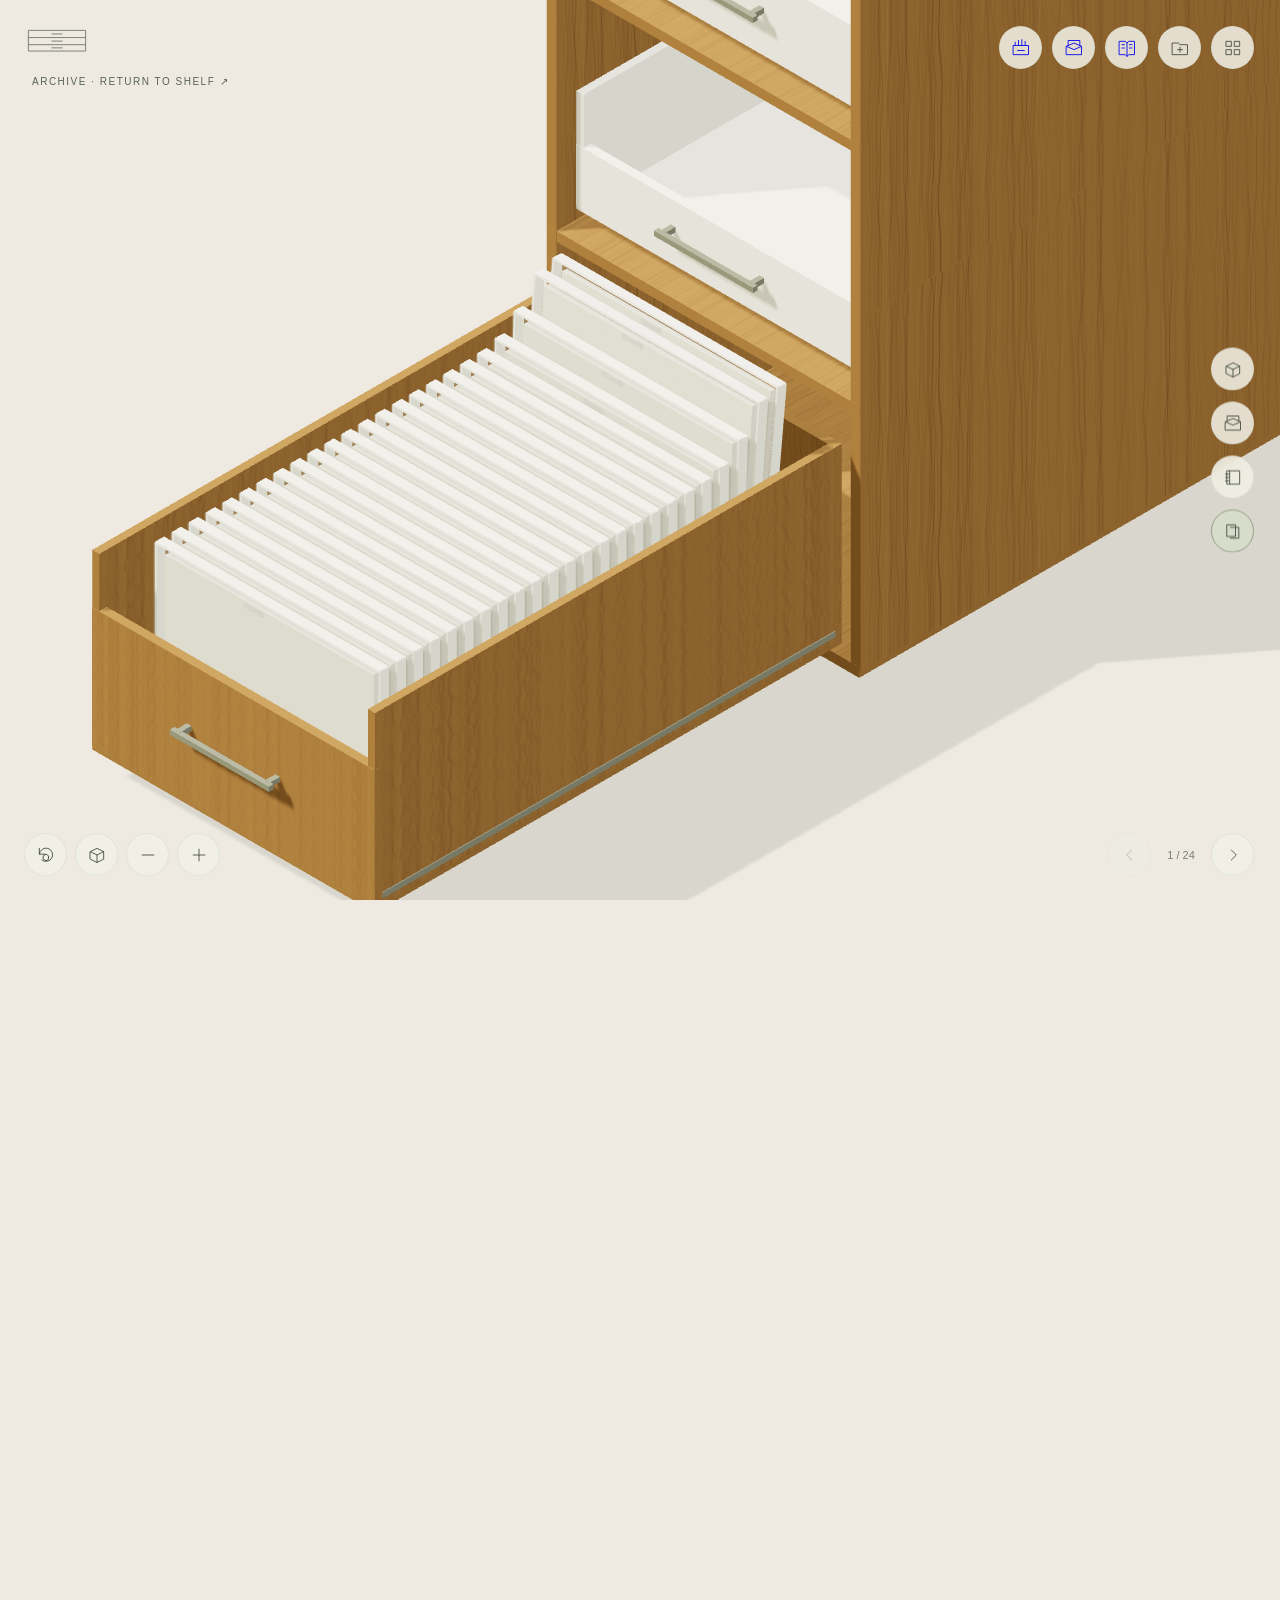
<file: archive.html>
<!doctype html>
<html lang="en">
<head>
<meta charset="utf-8"><meta name="viewport" content="width=device-width,initial-scale=1"><meta name="theme-color" content="#eeeae2"><meta name="description" content="A three-dimensional material library. Browse four drawers or bring your own local materials."><title>UTSW Folio</title>
<link rel="icon" href="icon.svg" type="image/svg+xml"><link rel="stylesheet" href="room-3d.css?v=webgl-2"><style>.archive-label{position:fixed;left:32px;top:76px;z-index:5;font:10px Arial;letter-spacing:.15em;text-transform:uppercase;text-decoration:none;color:#596256}</style>
<script type="module" src="room.js?v=folio-plastic-20261113"></script>
</head>
<body>
<a class="archive-label" href="./" title="Return to the current shelf">Archive · Return to shelf ↗</a>
<main id="scrollTrack"><div id="stage"><canvas id="scene" tabindex="0" aria-label="3D material cabinet. Scroll to browse, drag to rotate, and select a material to inspect it."></canvas></div></main>
<a class="drawer-logo" href="./" aria-label="UTSW Folio"><svg viewBox="0 0 78 32"><path d="M3 3h72v26H3zM3 12h72M3 21h72M32 7.5h14M32 16.5h14M32 25h14"/></svg></a>
<nav class="top-tools" aria-label="Material library">
<a class="round" href="mini.html?view=wave" aria-label="Open small sample wave drawer" title="Small sample studies"><svg viewBox="0 0 24 24"><path d="M3 9h18v11H3zM5 9V5m4 4V3m4 6V2m4 7V4m-9 11h8"/></svg></a>
<a class="round" href="case.html" aria-label="Open slanted material sample case" title="Slanted sample case"><svg viewBox="0 0 24 24"><path d="m3 10 9-4 9 4v10H3zM3 10l9 4 9-4M5 9V3h14v6"/></svg></a>
<a class="round" href="binder.html" aria-label="Open dimensioned material binder" title="Material binder study"><svg viewBox="0 0 24 24"><path d="M3 4h7l2 2 2-2h7v16h-7l-2 2-2-2H3zM12 6v16M6 8h3m-3 4h3m6-4h3m-3 4h3"/></svg></a>
<button id="importToggle" class="round" aria-label="Edit cabinet materials" title="Cabinet materials"><svg viewBox="0 0 24 24"><path d="M3 6h7l2 2h9v12H3zM12 11v6m-3-3h6"/></svg><i id="localDot" hidden></i></button>
<button id="boardToggle" class="round" aria-label="Open saved samples" title="Saved samples"><svg viewBox="0 0 24 24"><rect x="4" y="4" width="6" height="6"/><rect x="14" y="4" width="6" height="6"/><rect x="4" y="14" width="6" height="6"/><rect x="14" y="14" width="6" height="6"/></svg><i id="boardDot" hidden></i></button>
</nav>
<nav id="categories" class="categories" aria-label="Sample collections">
<button class="round" data-category="3" aria-label="Open foam blocks" title="Blocks"><svg viewBox="0 0 24 24"><path d="m4 8 8-4 8 4v9l-8 4-8-4zM4 8l8 4 8-4m-8 4v9"/></svg></button>
<button class="round" data-category="2" aria-label="Open slanted samples" title="Sample case"><svg viewBox="0 0 24 24"><path d="m3 10 9-4 9 4v10H3zM3 10l9 4 9-4M5 9V3h14v6"/></svg></button>
<button class="round" data-category="1" aria-label="Open sample binder" title="Binder"><svg viewBox="0 0 24 24"><path d="M5 4h15v16H5zM8 4v16M3 8h4m-4 4h4m-4 4h4"/></svg></button>
<button class="round" data-category="0" aria-label="Open acrylic samples" title="Acrylic"><svg viewBox="0 0 24 24"><rect x="5" y="4" width="10" height="14"/><path d="M9 7h10v13H9"/></svg></button>
</nav>
<nav class="view-tools" aria-label="3D view">
<button id="rotateView" class="round" aria-label="Rotate view" aria-pressed="false" title="Rotate view"><svg viewBox="0 0 24 24"><path d="M4 11a8 8 0 1 1 3 7M4 4v7h7"/><path d="m9 13 3-2 3 2v4l-3 2-3-2z"/></svg></button>
<button id="resetView" class="round" aria-label="Reset axonometric view" title="Reset view"><svg viewBox="0 0 24 24"><path d="m4 8 8-4 8 4v9l-8 4-8-4zM4 8l8 4 8-4m-8 4v9"/></svg></button>
<button id="zoomOut" class="round" aria-label="Zoom out" title="Zoom out"><svg viewBox="0 0 24 24"><path d="M5 12h14"/></svg></button><button id="zoomIn" class="round" aria-label="Zoom in" title="Zoom in"><svg viewBox="0 0 24 24"><path d="M5 12h14M12 5v14"/></svg></button>
</nav>
<nav class="browse-tools" aria-label="Browse materials"><button id="previous" class="round" aria-label="Previous sample or page"><svg viewBox="0 0 24 24"><path d="m14 6-6 6 6 6"/></svg></button><span id="counter" aria-live="polite"></span><button id="next" class="round" aria-label="Next sample or page"><svg viewBox="0 0 24 24"><path d="m10 6 6 6-6 6"/></svg></button></nav>
<aside id="peek" hidden><strong></strong><span></span></aside><div id="toast" role="status" hidden></div>
<div id="loading" role="status">Opening the cabinet…</div><div id="fallback" hidden><p>3D isn’t available in this browser.</p><button id="retry3d">Try again</button><div id="fallbackSamples"></div></div>
<div id="accessibleSamples" class="sr-only" aria-label="Materials in the open drawer"></div>
<dialog id="importDialog" aria-labelledby="importTitle" class="library-dialog">
<button class="round close" data-close="importDialog" aria-label="Close cabinet materials">×</button><h1 id="importTitle">Cabinet materials</h1>
<div class="cabinet-controls"><label>Cabinet<select id="cabinetSelect"><option value="3">Foam blocks</option><option value="2">Slanted samples</option><option value="1">Sample binder</option><option value="0">Acrylic samples</option></select></label><label>Samples<input id="sampleCount" type="number" min="1" max="24" step="1" inputmode="numeric"></label></div>
<p class="muted">Click a sample to replace its texture. Saved in this browser.</p><div id="cabinetGrid" class="local-grid cabinet-grid"></div>
<div class="import-actions"><button id="chooseFiles" class="pill">Fill from images</button><button id="chooseFolder" class="pill">Choose folder</button></div><input id="fileInput" type="file" multiple accept="image/jpeg,image/png,image/webp,image/avif,image/gif,image/bmp" hidden><input id="folderInput" type="file" webkitdirectory multiple hidden>
<div id="dropZone" tabindex="0">Drop images to fill this cabinet</div><p id="importStatus" role="status"></p>
<div class="library-fill"><label class="source-label">Library<select id="sourceSelect"></select></label><button id="fillCabinet" class="pill">Fill cabinet</button></div>
<details class="local-library"><summary>Local images <span id="localCount"></span></summary><div id="localGrid" class="local-grid"></div><p id="localEmpty" class="muted">No local images yet.</p></details></dialog>
<dialog id="sampleDialog" class="sample-dialog" aria-labelledby="detailName"><button class="round close" data-close="sampleDialog" aria-label="Close sample">×</button>
<button id="detailReplacePreview" class="replace-preview" title="Replace texture from a local image" aria-label="Replace texture from local file"><img id="detailImage" alt=""><span id="replaceHint">Click to replace texture</span></button>
<div class="detail-footer"><div><h2 id="detailName"></h2><p id="detailMeta" class="muted"></p></div><button id="detailSave" class="round" aria-label="Save sample" aria-pressed="false">+</button></div>
<div id="textureActions" class="texture-actions"><div class="import-actions"><button id="replaceTexture" class="pill">Replace image</button><button id="resetTexture" class="pill">Default texture</button></div><label class="source-label">Or use<select id="detailTexture"><option value="">Local image…</option></select></label><p id="replaceStatus" class="muted" role="status"></p></div>
<input id="replaceInput" type="file" accept="image/jpeg,image/png,image/webp,image/avif,image/gif,image/bmp" hidden></dialog>
<dialog id="boardDialog" class="library-dialog" aria-label="Saved samples"><button class="round close" data-close="boardDialog" aria-label="Close saved samples">×</button><h1>Saved samples</h1><div id="boardItems" class="local-grid"></div><div class="import-actions"><button id="downloadBoard" class="pill">Export board</button><button id="clearBoard" class="pill">Clear</button></div></dialog>
<noscript><p>This material library needs JavaScript.</p></noscript>
</body></html>
</file>
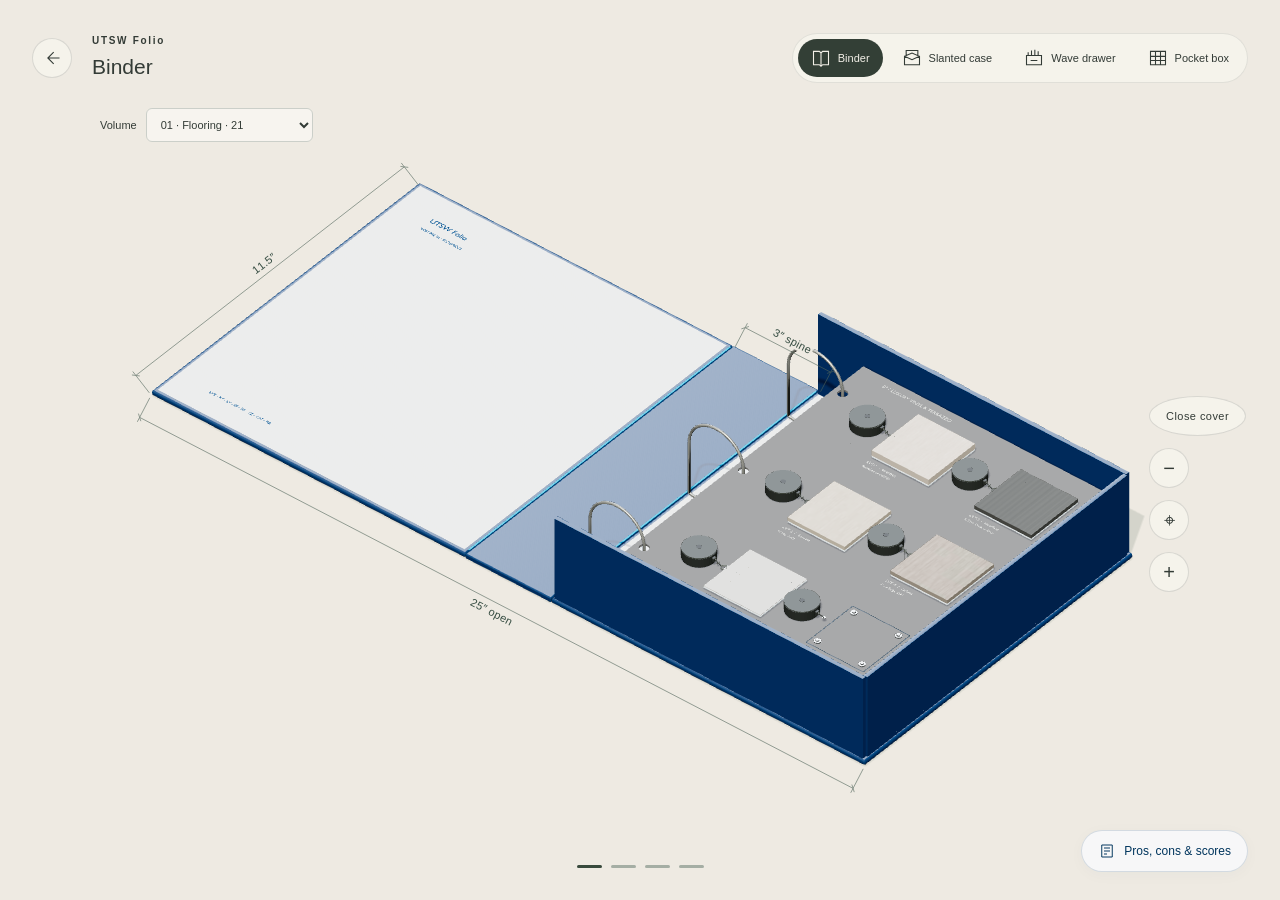
<file: binder.html>
<!doctype html>
<html lang="en"><head><meta charset="utf-8"><meta name="viewport" content="width=device-width,initial-scale=1"><meta name="theme-color" content="#eeeae2"><title>Binder — UTSW Folio</title><meta name="description" content="A dimensioned, animated Blender material binder. Detach, flip, and snap back eighteen textured samples."><link rel="icon" href="icon.svg" type="image/svg+xml"><link rel="stylesheet" href="binder.css?v=workshop1"><script type="module" src="binder.js?v=folio-names-20261113"></script><link rel="stylesheet" href="study-nav.css?v=2"><link rel="stylesheet" href="study-reviews.css?v=2"><script type="module" src="study-reviews.js?v=folio-plastic-20261113"></script><link rel="stylesheet" href="binder-volumes.css?v=2"><script type="module" src="binder-volumes.js?v=folio-names-20261113"></script></head>
<body>
<header><a class="icon" href="./" title="Back to the cabinet" aria-label="Back to the cabinet">←</a><div><span class="eyebrow">UTSW Folio</span><h1>Binder</h1></div><a class="icon case-link" href="case.html" aria-label="Open slanted case" title="Slanted case"><svg viewBox="0 0 24 24"><path d="m3 10 9-4 9 4v10H3zM3 10l9 4 9-4M5 9V3h14v6"/></svg></a><a class="icon mini-link" href="mini.html?view=wave" title="Small sample studies" aria-label="Open small sample studies"><svg viewBox="0 0 24 24"><path d="M3 9h18v11H3zM5 9V5m4 4V3m4 6V2m4 7V4m-9 11h8"/></svg></a><button class="icon info" id="info" hidden aria-label="Binder details and downloads">i</button></header>
<main><canvas id="binderScene" tabindex="0" aria-label="3D sample binder. Click a sample to detach and reveal its back label. Click it again to flip; Escape to snap it back. Scroll to turn pages; drag to orbit."></canvas><div id="loading" role="status">Opening the binder…</div><div id="failure" hidden><p>The 3D view could not load.</p><button onclick="location.reload()">Try again</button><a href="binder-model.blend" download>Download Blender model</a></div></main>
<div class="view"><button id="foldCover" aria-expanded="true">Close cover</button><button id="zoomOut" aria-label="Zoom out">−</button><button id="reset" aria-label="Reset view">⌖</button><button id="zoomIn" aria-label="Zoom in">+</button></div>
<aside id="hover" hidden><b></b><span></span></aside>
<footer id="pageFooter"><div class="page-nav" hidden><button id="prev" hidden aria-label="Previous page">←</button><div aria-live="polite"><span id="pageNumber">01 / 04</span><h2 id="pageTitle">Luxury vinyl</h2></div><button id="next" hidden aria-label="Next page">→</button></div><nav id="tabs" aria-label="Binder pages"></nav><p class="hint" hidden>Scroll to flip · Drag to orbit · Click to pick up</p></footer>
<section id="inspection" hidden aria-label="Held material"><span id="heldName" aria-live="polite"></span><div class="inspection-actions"><button id="flipSample">Flip to front</button><button id="returnSample">Snap back</button><button id="sampleInfo" class="mini" aria-label="Material source and dimensions">i</button><button id="soundToggle" class="mini" aria-label="Mute snap sounds" aria-pressed="false"><svg viewBox="0 0 24 24"><path d="M4 9h4l5-4v14l-5-4H4zM16 8q5 4 0 8"/></svg></button></div><span class="hint" hidden>Click the sample to flip · Esc to return</span></section>
<dialog id="details"><button class="close" aria-label="Close details">×</button><img id="sampleImage" alt=""><div class="detail-content"><span class="eyebrow" id="sampleId"></span><h2 id="sampleName"></h2><p id="sampleMaker"></p><dl><dt>Cut sample</dt><dd id="sampleCut"></dd><dt>Original sample</dt><dd id="sampleOriginal"></dd><dt>Thickness</dt><dd id="sampleThickness"></dd></dl><p class="source-status" id="sampleStatus"></p><p class="note" id="sampleNote"></p><a id="sampleSource" target="_blank" rel="noopener">Product source ↗</a></div></dialog>
<dialog id="about"><button class="close" aria-label="Close binder information">×</button><span class="eyebrow">BUILT IN BLENDER</span><h2>A material study, to scale.</h2><p>21 flooring samples on four 8½ × 11″ mounting pages, with four corner snaps and a retractable tether per position. Two-inch cuts use uniform 3.6-inch spacing.</p><dl><dt>Cover</dt><dd>11 × 11½″</dd><dt>Spine</dt><dd>3″</dd><dt>Sample cut</dt><dd>2 × 2″</dd></dl><p class="note">Known thicknesses are preserved. RS-1, RS-2, and TZ-1 have unspecified dimensions and use labeled display proxies with neutral placeholder images. Select any sample for its source and chart notes. Surface pattern scale is illustrative.</p><a href="https://store.vervante.com/viewoptions/InformationProducts.pdf" target="_blank" rel="noopener">Binder dimensions · Vervante, page 3 ↗</a><div class="downloads"><a href="binder-model.blend" download>Default Blender ↓</a><a href="binder-model.glb" download>Default GLB ↓</a><a href="binder-source.zip" download>Source & textures ↓</a></div><details><summary>Material index</summary><div id="materialIndex"></div></details></dialog>
<noscript><p>JavaScript is needed for the interactive binder. <a href="binder-model.blend">Download the Blender model.</a></p></noscript>
</body></html>
</file>
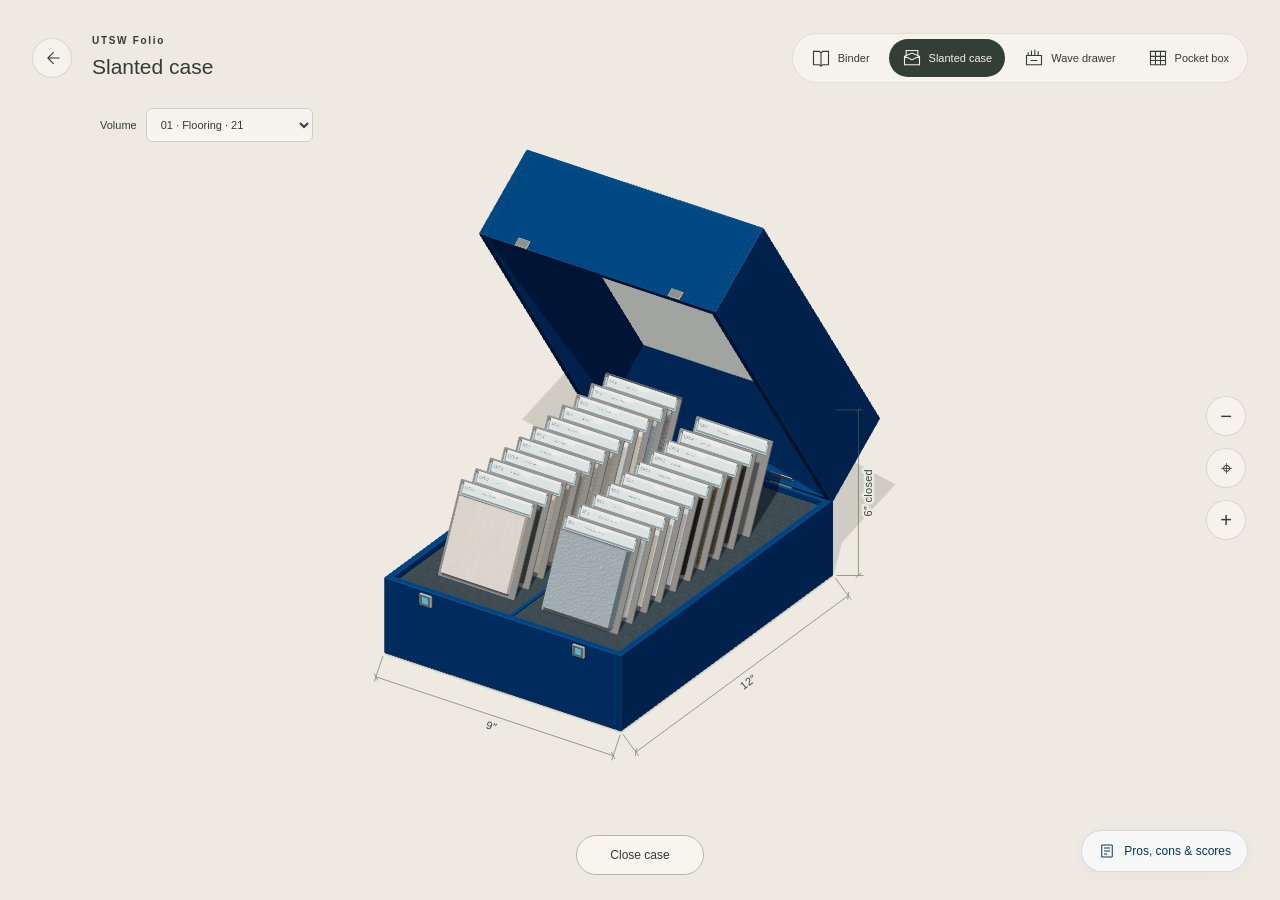
<file: case.html>
<!doctype html>
<html lang="en"><head><meta charset="utf-8"><meta name="viewport" content="width=device-width,initial-scale=1"><meta name="theme-color" content="#eeeae2"><title>Slanted case — UTSW Folio</title><meta name="description" content="Eighteen dimensioned material samples on slanted, removable boards in a fitted sample case."><link rel="icon" href="icon.svg"><link rel="stylesheet" href="binder.css?v=workshop1"><link rel="stylesheet" href="case.css?v=mount1"><script type="module" src="case.js?v=folio-names-20261113"></script><link rel="stylesheet" href="study-nav.css?v=2"><link rel="stylesheet" href="study-reviews.css?v=2"><script type="module" src="study-reviews.js?v=folio-plastic-20261113"></script><link rel="stylesheet" href="binder-volumes.css?v=2"><script type="module" src="binder-volumes.js?v=folio-names-20261113"></script></head>
<body>
<header><a class="icon" href="./" aria-label="Back to the cabinet">←</a><div><span class="eyebrow">UTSW Folio</span><h1>Slanted case</h1></div><nav class="study-switch"><a href="binder.html" title="Binder" aria-label="Open binder"><svg viewBox="0 0 24 24"><path d="M3 4h7l2 2 2-2h7v16h-7l-2 2-2-2H3zM12 6v16"/></svg></a><a class="icon mini-link" href="mini.html?view=wave" title="Small sample studies" aria-label="Open small sample studies"><svg viewBox="0 0 24 24"><path d="M3 9h18v11H3zM5 9V5m4 4V3m4 6V2m4 7V4m-9 11h8"/></svg></a><button class="icon" id="info" hidden aria-label="Case details and downloads">i</button></nav></header>
<main><canvas id="caseScene" tabindex="0" aria-label="3D sample case. Click the lid to open or close it. Click a material to lift its board, then click again to flip. Escape returns the board. Drag to orbit."></canvas><div id="loading" role="status">Opening the case…</div><div id="failure" hidden><p>The 3D view could not load.</p><button onclick="location.reload()">Try again</button><a href="case-model.blend" download>Download Blender model</a></div></main>
<div class="view"><button id="zoomOut" aria-label="Zoom out">−</button><button id="reset" aria-label="Reset view">⌖</button><button id="zoomIn" aria-label="Zoom in">+</button></div>
<aside id="hover" hidden><b></b><span></span></aside>
<footer id="caseFooter"><button id="lidToggle" class="lid-button" aria-expanded="true">Close case</button><div class="case-browse" hidden><button id="prev" hidden aria-label="Previous material">←</button><button id="pickCurrent" aria-label="Pick up selected material"><span id="caseCount">01 / —</span><span id="caseName">LVT-1 · Sandalwood</span></button><button id="next" hidden aria-label="Next material">→</button></div><p class="hint" hidden>Scroll to browse · Click to lift · Drag to orbit</p></footer>
<section id="inspection" hidden aria-label="Held material board"><span id="heldName" aria-live="polite"></span><div class="inspection-actions"><button id="flipSample">Flip to front</button><button id="slideCard" aria-pressed="false" hidden>Pull name card</button><button id="returnSample">Return to slot</button><button id="sampleInfo" class="mini" aria-label="Material source and dimensions">i</button><button id="soundToggle" class="mini" aria-label="Mute snap sounds" aria-pressed="false"><svg viewBox="0 0 24 24"><path d="M4 9h4l5-4v14l-5-4H4zM16 8q5 4 0 8"/></svg></button></div><span class="hint" hidden>Click to flip · Esc to return</span></section>
<dialog id="details"><button class="close" aria-label="Close details">×</button><img id="sampleImage" alt=""><div class="detail-content"><span class="eyebrow" id="sampleId"></span><h2 id="sampleName"></h2><p id="sampleMaker"></p><dl><dt>Material cut</dt><dd id="sampleCut"></dd><dt>Thickness</dt><dd id="sampleThickness"></dd><dt>Carrier board</dt><dd id="sampleBoard"></dd></dl><p class="source-status" id="sampleStatus"></p><p class="note" id="sampleNote"></p><a id="sampleSource" target="_blank" rel="noopener">Product source ↗</a></div></dialog>
<dialog id="about"><button class="close" aria-label="Close case information">×</button><span class="eyebrow">BUILT IN BLENDER</span><h2>A case for the collection.</h2><p>Twenty-one square flooring cuts, each on its own removable board. Two banks of eleven and ten lean 25° into individually fitted foam slots. A deeper tray holds each retractable reel parallel to its slot.</p><dl><dt>Closed case</dt><dd>9 × 12 × 6″</dd><dt>Carrier thickness</dt><dd>0.09″</dd><dt>Original material thicknesses</dt><dd>Preserved</dd></dl><div class="downloads"><a href="case-model.blend" download>Default Blender ↓</a><a href="case-model.glb" download>Default GLB ↓</a><a href="case-source.zip" download>Source package ↓</a></div><details><summary>Material index</summary><div id="materialIndex"></div></details></dialog>
<noscript><p>JavaScript is needed for the interactive case. <a href="case-model.blend">Download the Blender model.</a></p></noscript>
</body></html>
</file>
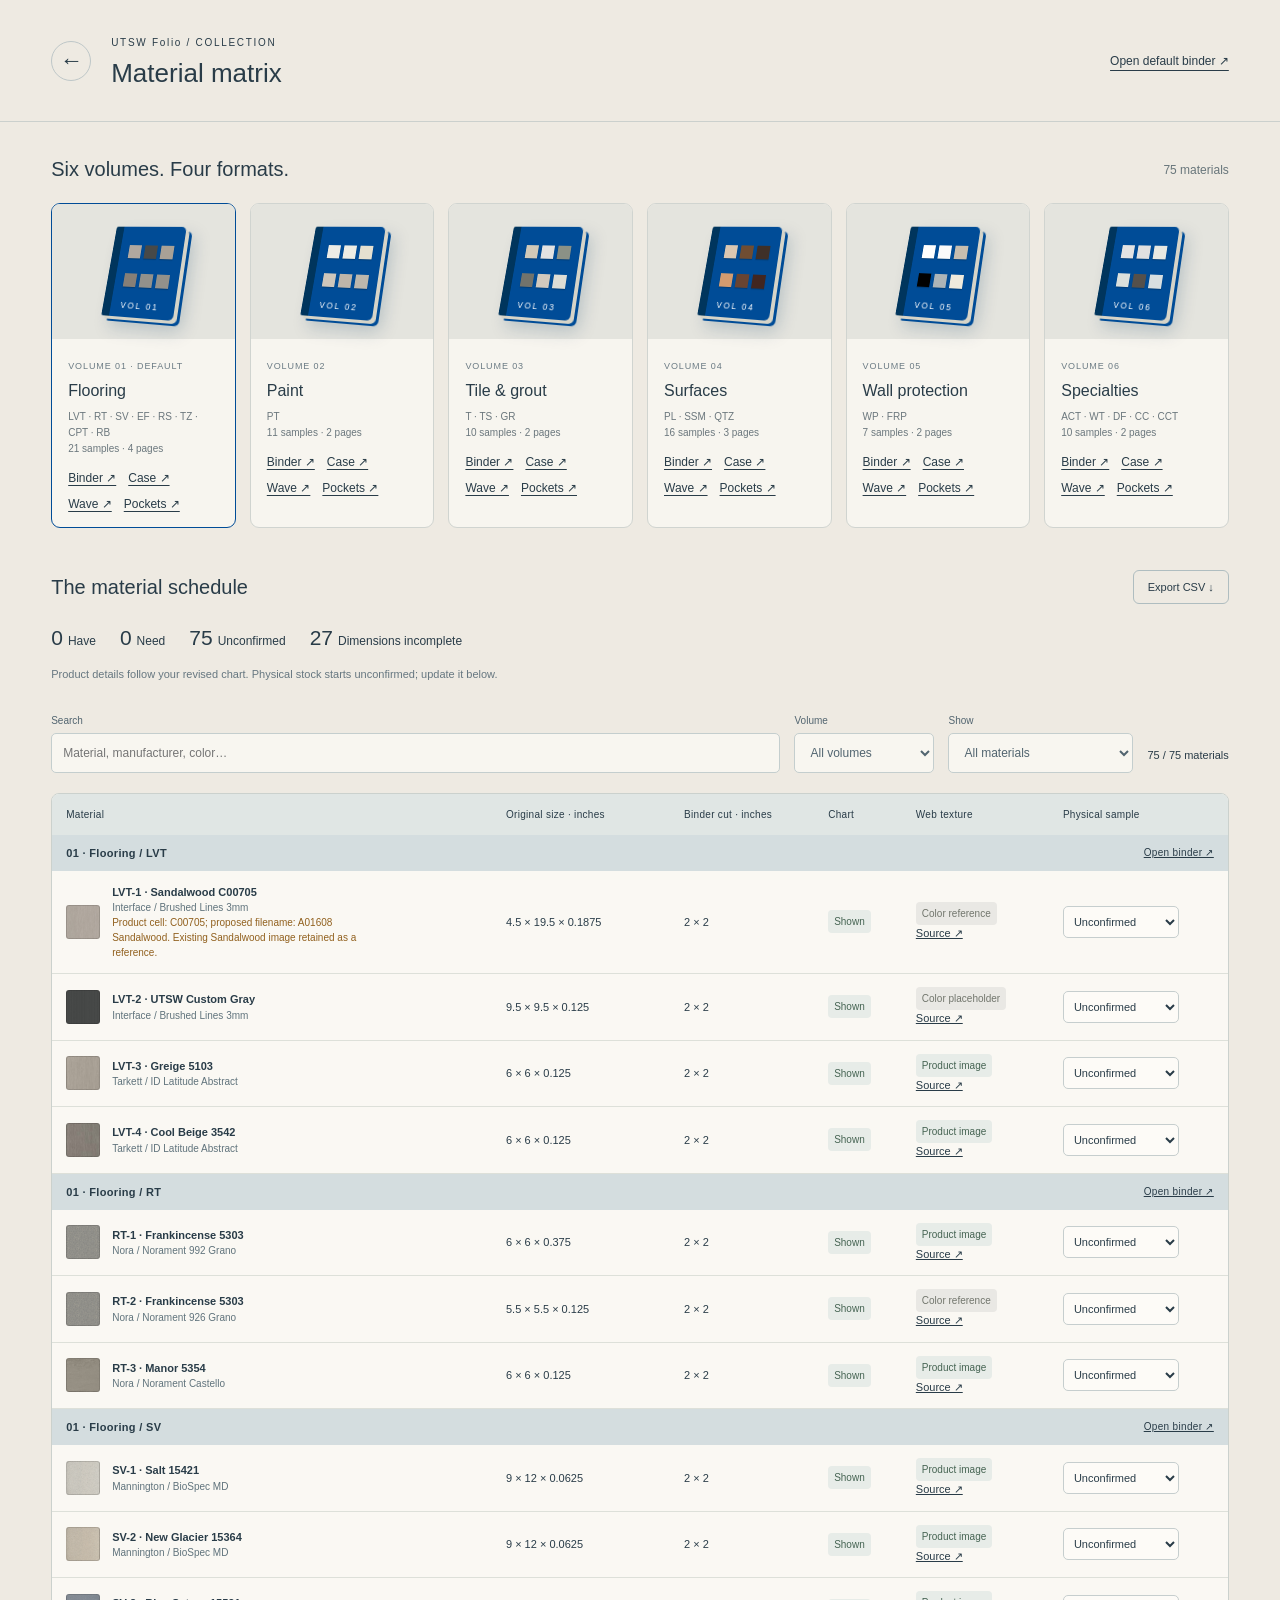
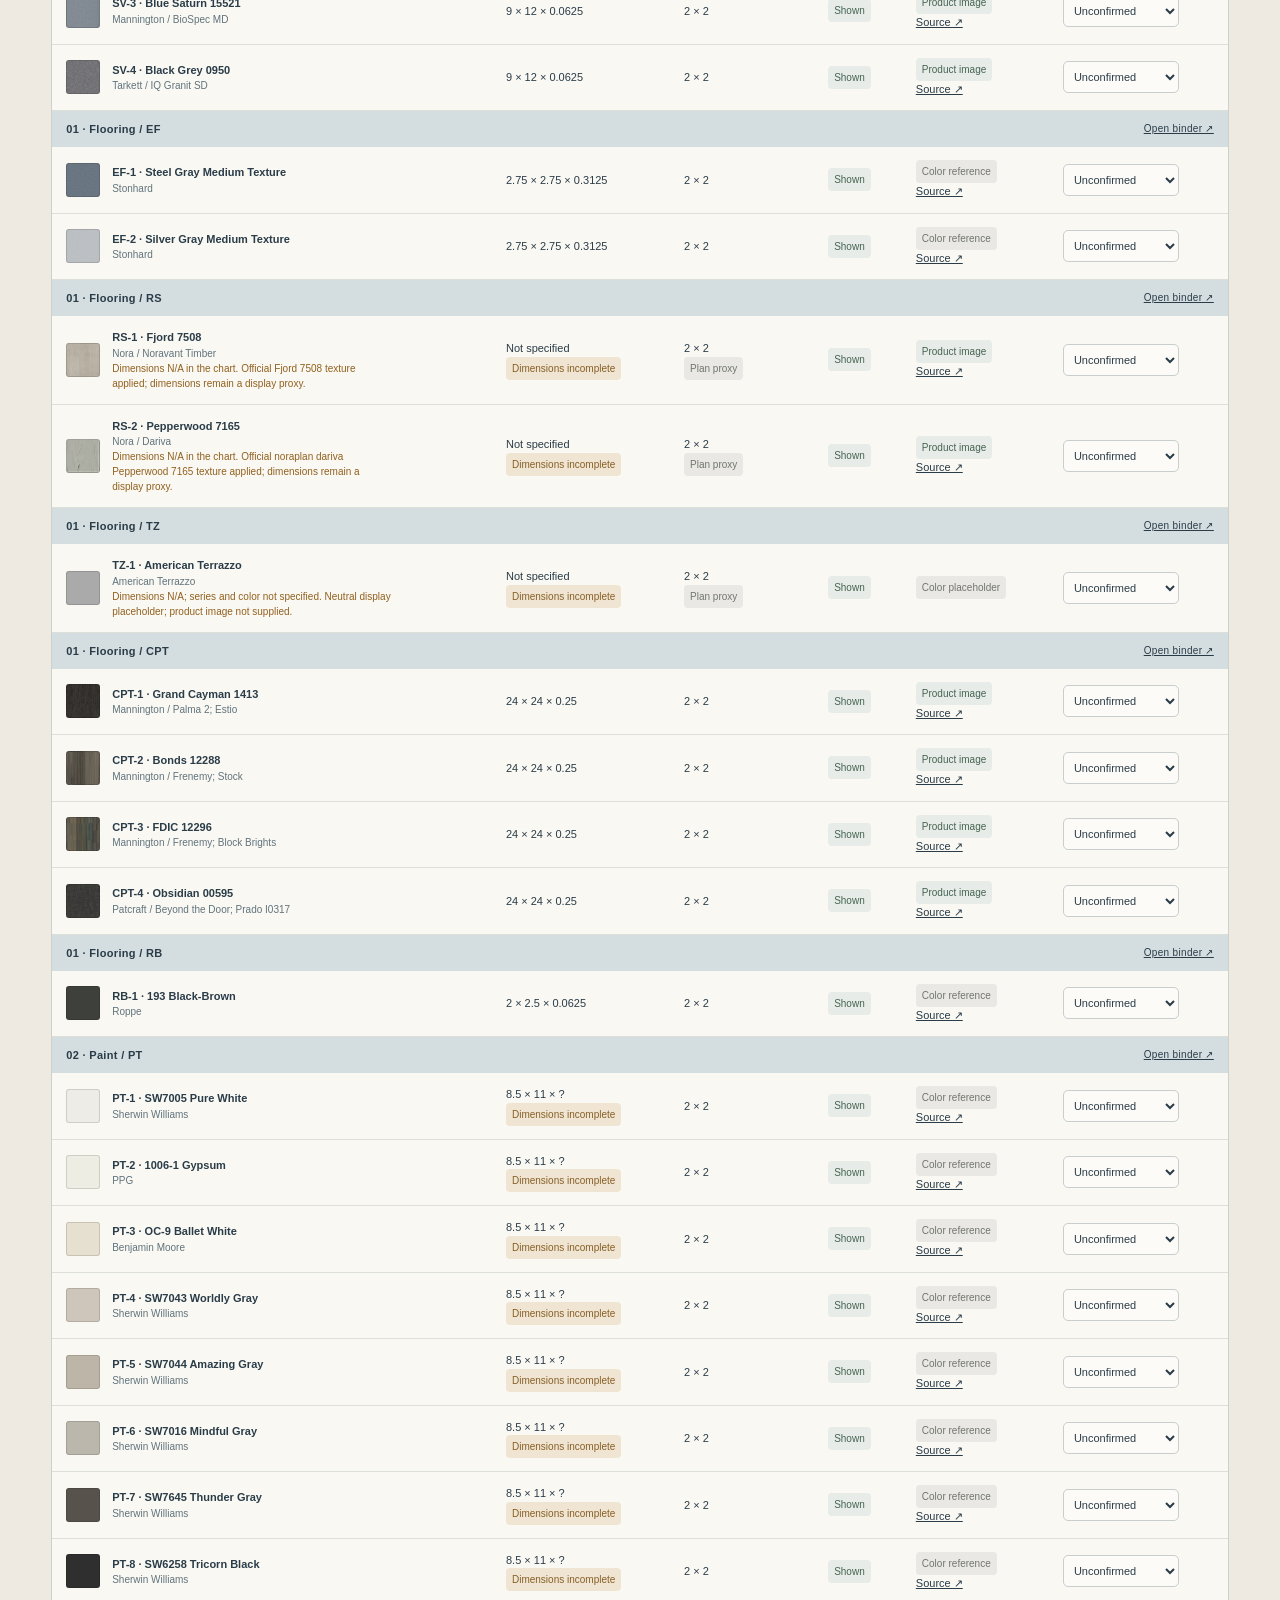
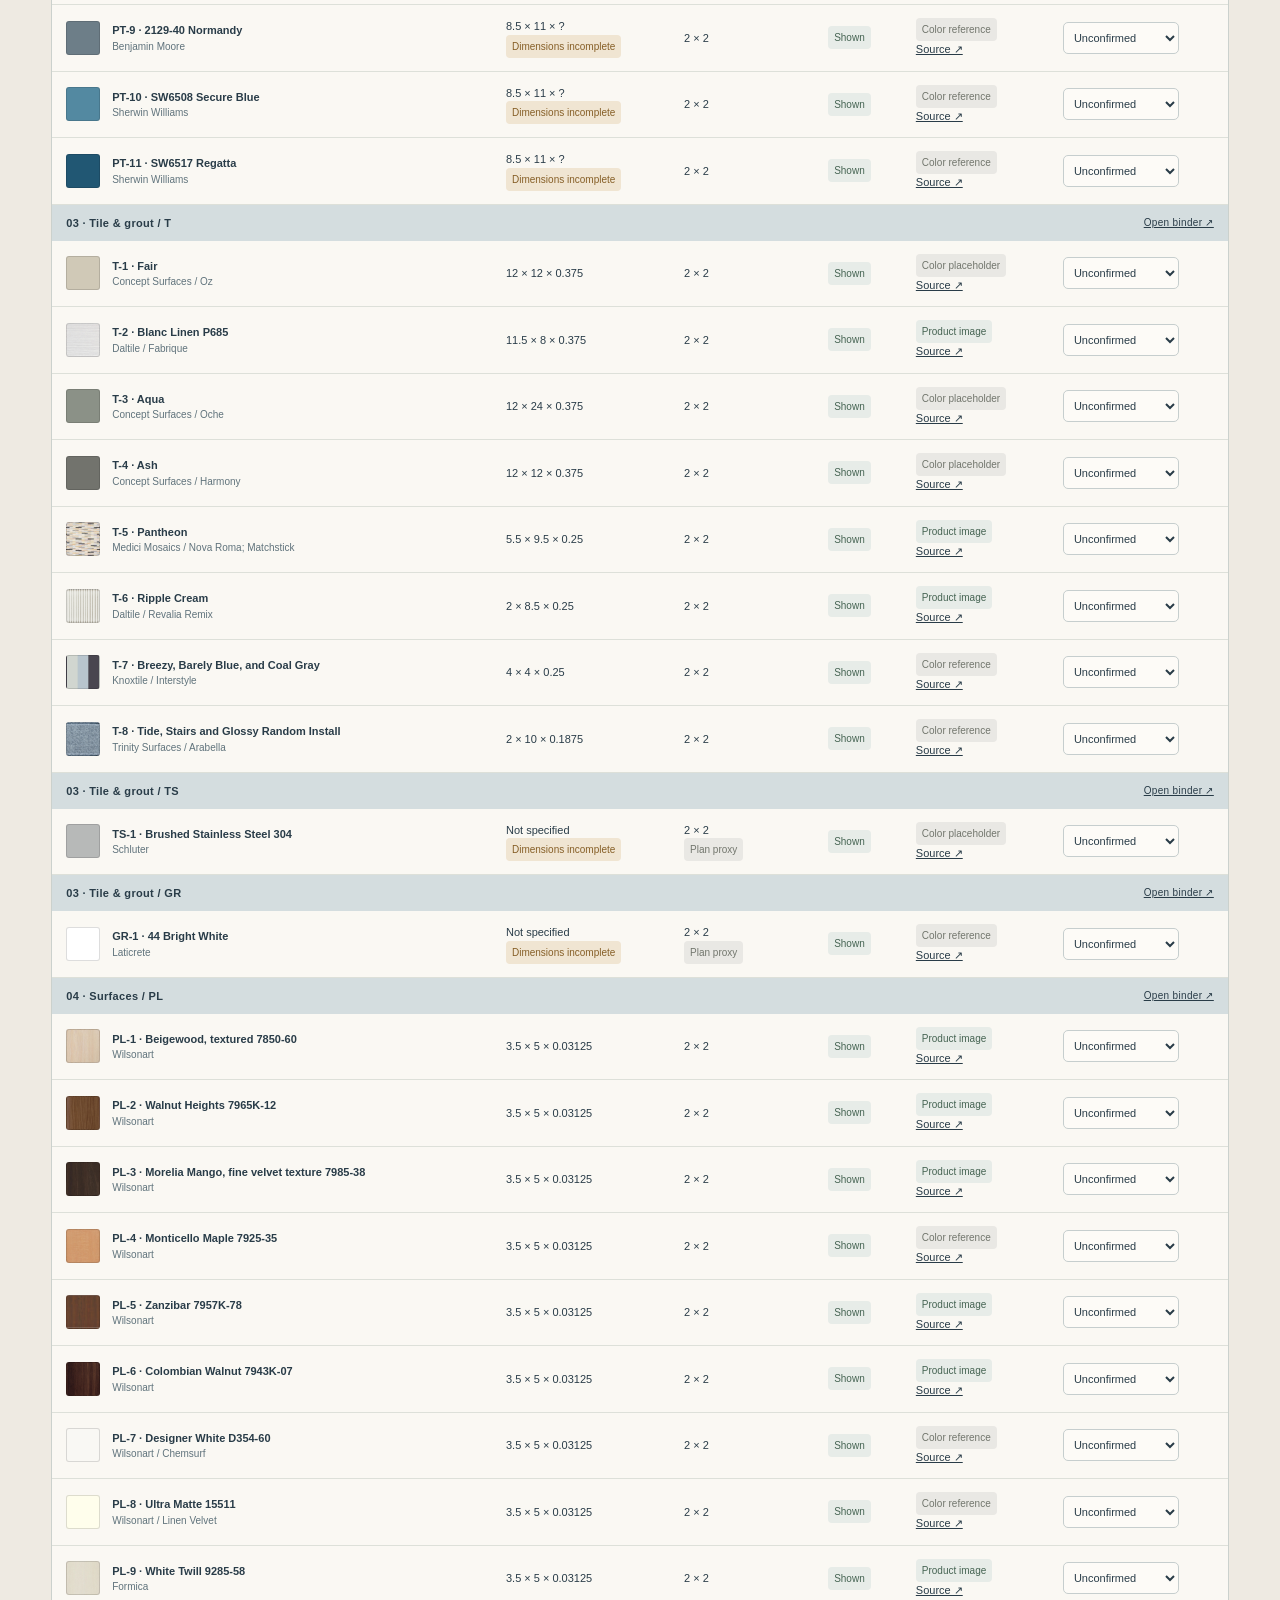
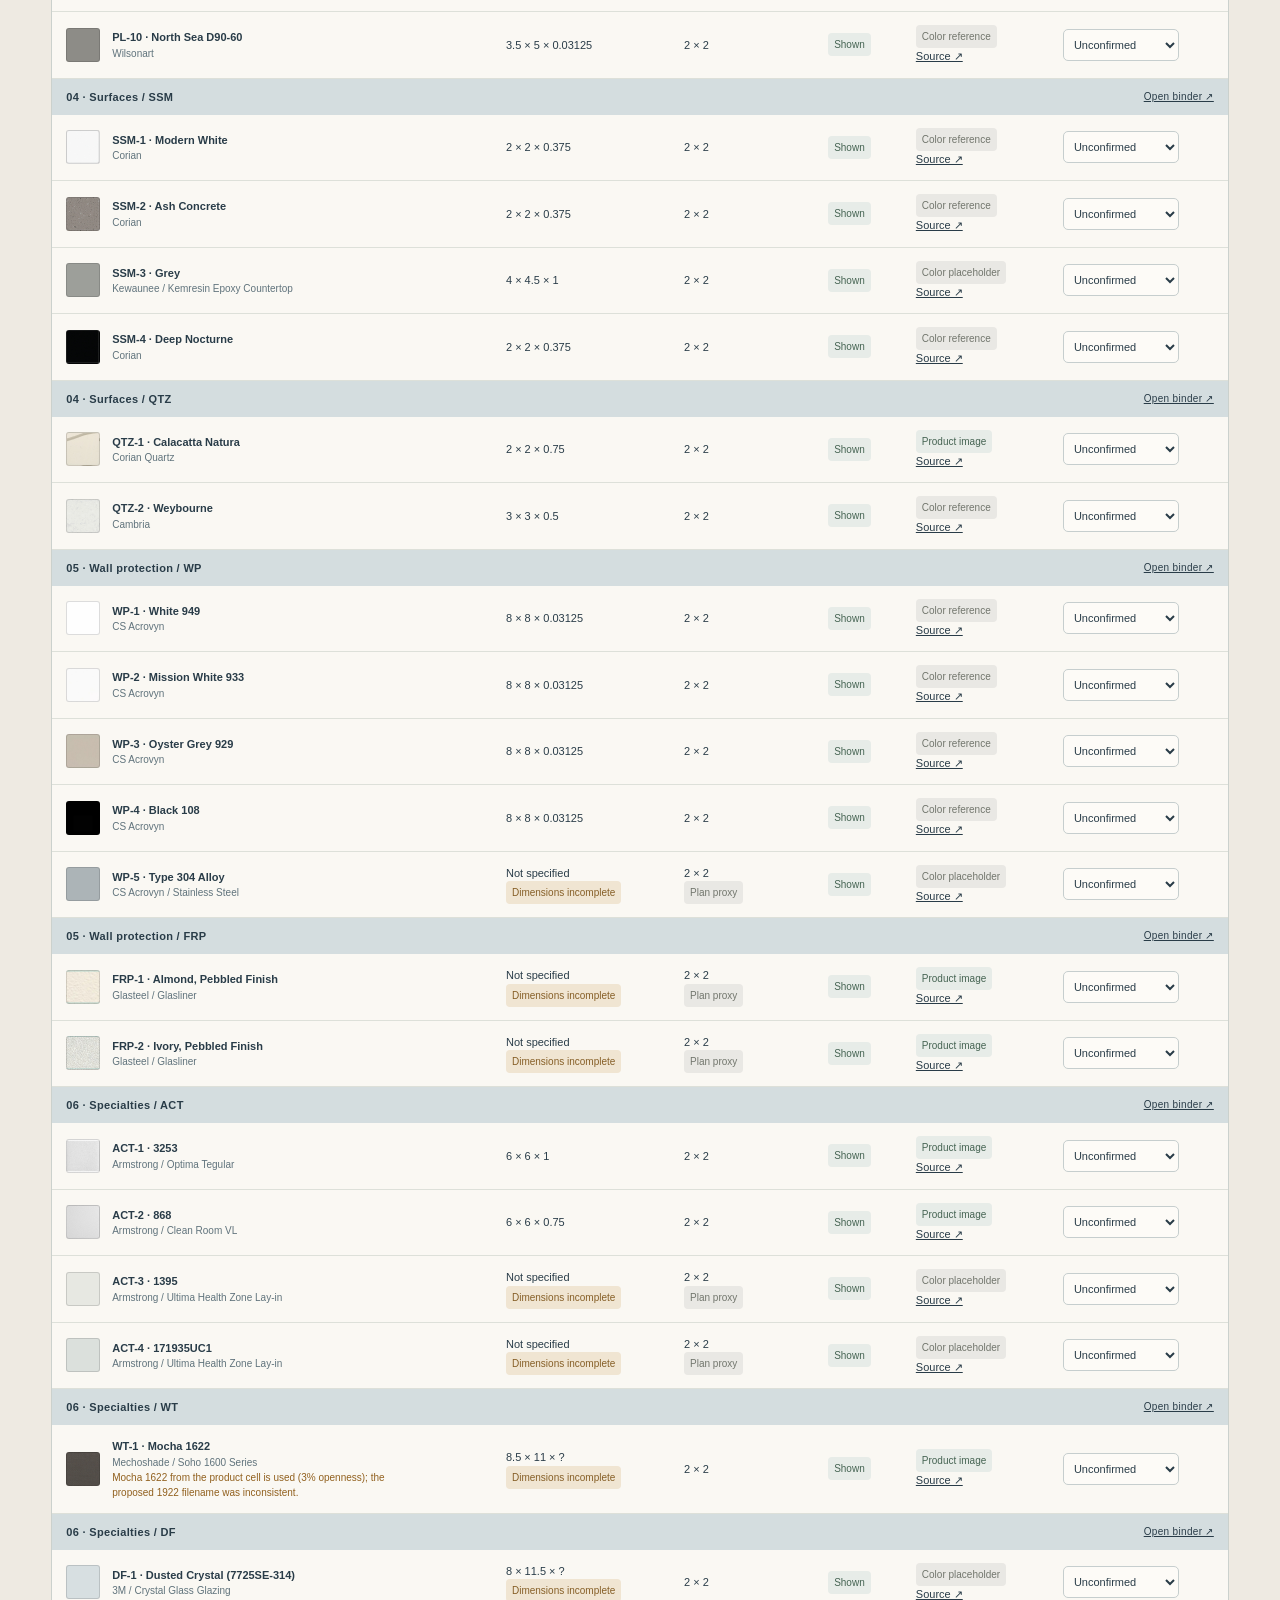
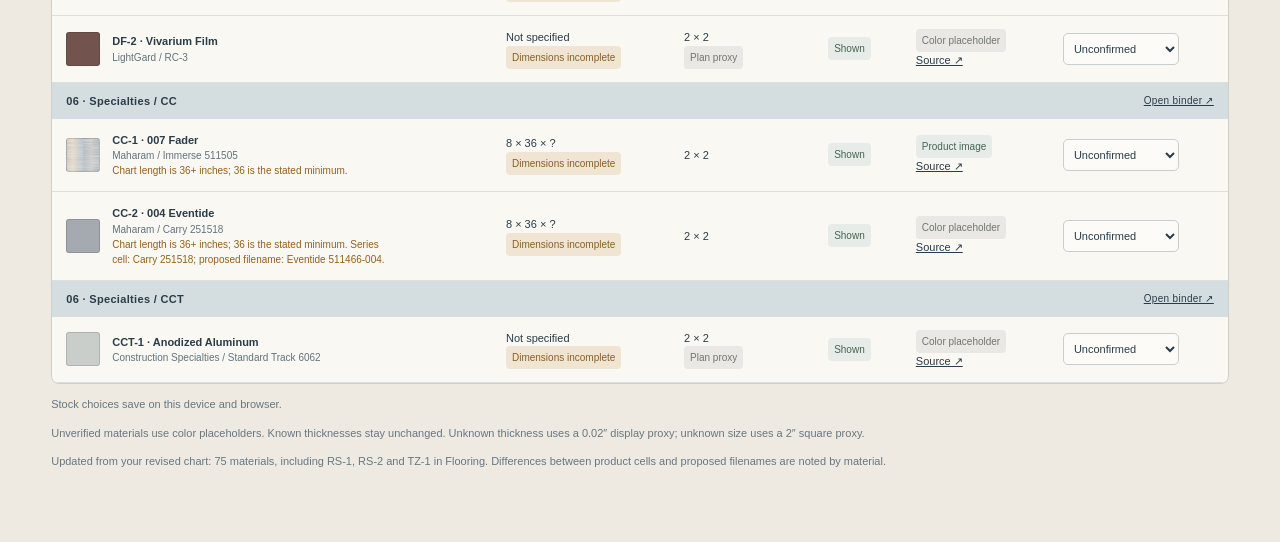
<file: material-matrix.html>
<!doctype html>
<html lang="en"><head><meta charset="utf-8"><meta name="viewport" content="width=device-width,initial-scale=1"><title>Material matrix — UTSW Folio</title><link rel="icon" href="icon.svg"><link rel="stylesheet" href="material-matrix.css?v=2"><script type="module" src="material-matrix.js?v=textures-20261111"></script></head>
<body><header><a class="back" href="./" aria-label="Back to the shelf">←</a><div><span class="eyebrow">UTSW Folio / COLLECTION</span><h1>Material matrix</h1></div><a class="default" href="binder.html">Open default binder ↗</a></header>
<main><section aria-labelledby="volumes-title"><div class="section-heading"><h2 id="volumes-title">Six volumes. Four formats.</h2><span>75 materials</span></div><div id="volumes" class="volumes"></div></section>
<section aria-labelledby="schedule-title"><div class="section-heading"><h2 id="schedule-title">The material schedule</h2><button id="export">Export CSV ↓</button></div><div id="totals" class="totals" aria-live="polite"></div><p class="note">Product details follow your revised chart. Physical stock starts unconfirmed; update it below.</p>
<div class="filters"><label>Search<input id="search" type="search" placeholder="Material, manufacturer, color…"></label><label>Volume<select id="volume"><option value="all">All volumes</option></select></label><label>Show<select id="filter"><option value="all">All materials</option><option value="have">Have samples</option><option value="need">Need samples</option><option value="unknown">Unconfirmed stock</option><option value="texture">No verified product texture</option><option value="dimensions">Unknown dimensions</option></select></label><output id="count" aria-live="polite"></output></div>
<div class="table-scroll" tabindex="0" role="region" aria-label="Material schedule, scroll horizontally for all columns"><table><thead><tr><th scope="col">Material</th><th scope="col">Original size · inches</th><th scope="col">Binder cut · inches</th><th scope="col">Chart</th><th scope="col">Web texture</th><th scope="col">Physical sample</th></tr></thead><tbody id="rows"></tbody></table></div><p id="empty" hidden>No materials match these filters.</p><output id="saveStatus" aria-live="polite">Stock choices save on this device and browser.</output><p class="note">Unverified materials use color placeholders. Known thicknesses stay unchanged. Unknown thickness uses a 0.02″ display proxy; unknown size uses a 2″ square proxy.</p><p class="note">Updated from your revised chart: 75 materials, including RS-1, RS-2 and TZ-1 in Flooring. Differences between product cells and proposed filenames are noted by material.</p></section></main><div id="error" hidden role="alert">The schedule could not load. <a href="material-matrix.html">Try again</a></div></body></html>
</file>
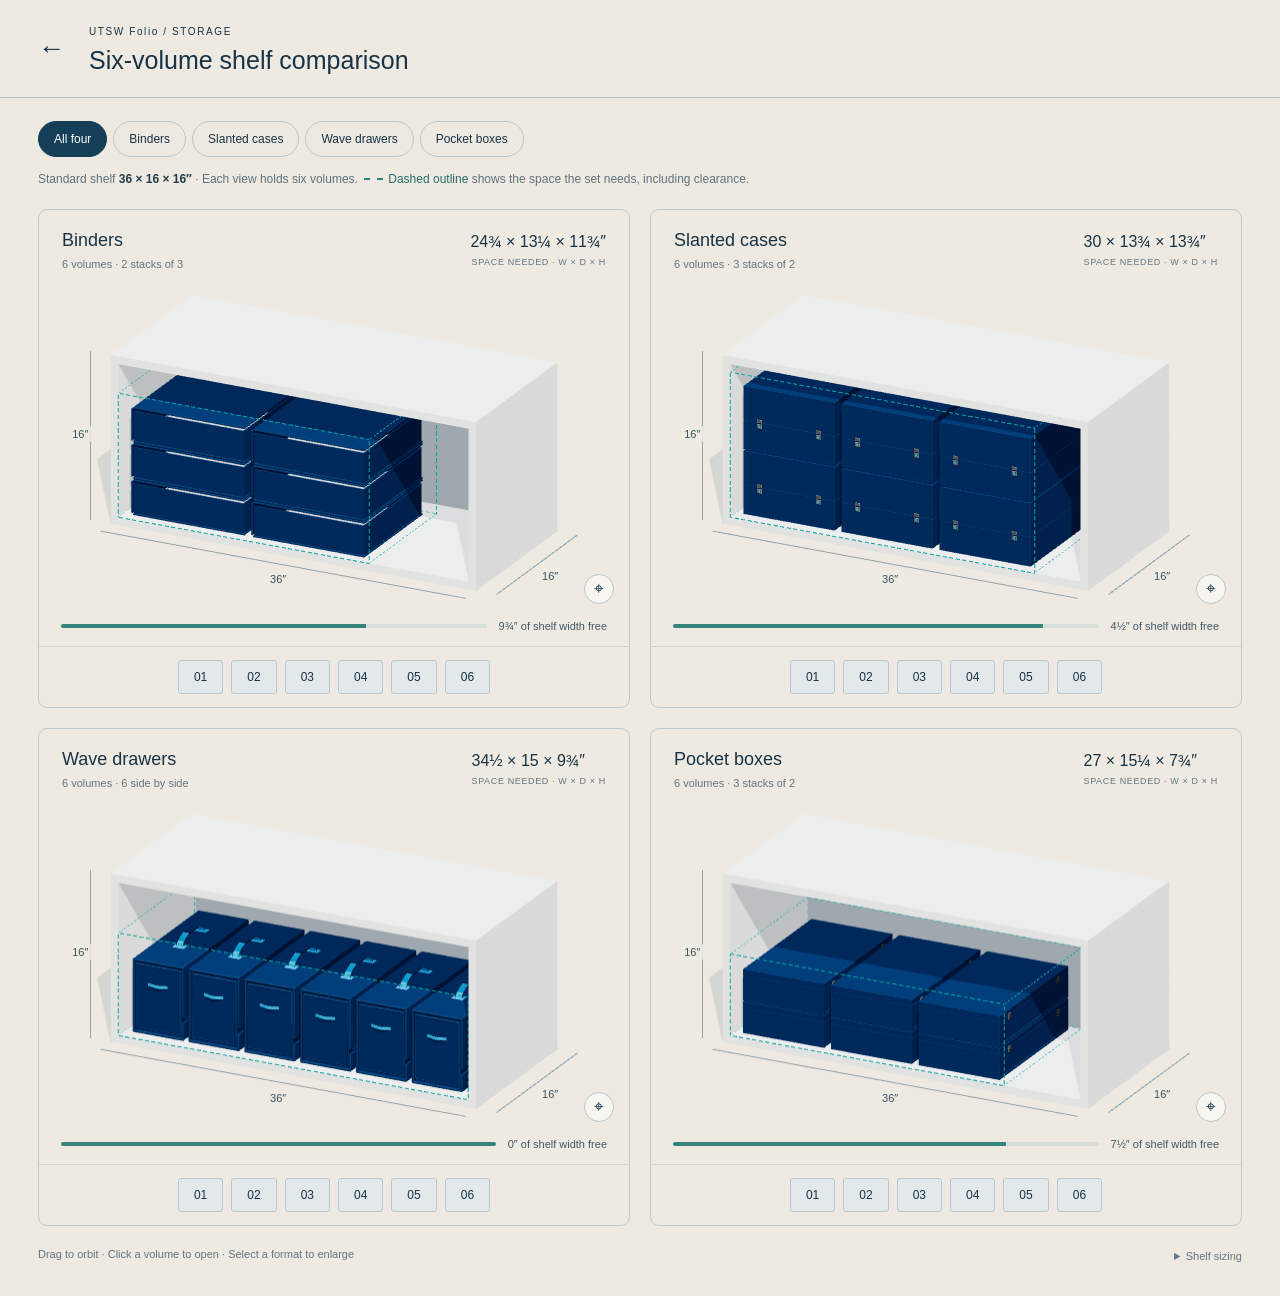
<file: storage.html>
<!doctype html><html lang="en"><head><meta charset="utf-8"><meta name="viewport" content="width=device-width,initial-scale=1"><title>Six-volume shelves — UTSW Folio</title><link rel="icon" href="icon.svg"><link rel="stylesheet" href="storage.css?v=workshop1"><script type="module" src="storage.js?v=folio-plastic-20261113"></script></head><body>
<header><a href="./" aria-label="Back to material library">←</a><div><span>UTSW Folio / STORAGE</span><h1>Six-volume shelf comparison</h1></div></header>
<section class="toolbar"><nav aria-label="Shelf view"><button data-show="all" aria-pressed="true">All four</button><button data-show="binder" aria-pressed="false">Binders</button><button data-show="case" aria-pressed="false">Slanted cases</button><button data-show="wave" aria-pressed="false">Wave drawers</button><button data-show="pockets" aria-pressed="false">Pocket boxes</button></nav></section>
<p class="intro">Standard shelf <strong id="shelfSize"></strong> · Each view holds six volumes. <span class="envelope-key">Dashed outline</span> shows the space the set needs, including clearance.</p>
<main id="shelves" aria-label="Four independent storage shelves"></main><p id="loading" role="status">Arranging the shelves…</p><p id="error" hidden>The shelves could not load. <a href="./">Return to the shelf.</a></p>
<footer><span>Drag to orbit · Click a volume to open · Select a format to enlarge</span><details><summary>Shelf sizing</summary><p>The four shelves have identical ¾″ panels. Space needed includes the packed set, ¾″ on each side, 1½″ above, ½″ behind and 1″ at the front for hardware and access. The wave set reserves room for the exterior grip. Required dimensions round up to the next ¼″.</p></details></footer>
</body></html>
</file>
<file: room-3d.css>
:root{--paper:#eeeae2;--ink:#41493c;--line:#cdd0c3;--muted:#78806f;font-family:Arial,sans-serif;color:var(--ink);background:var(--paper);color-scheme:light}*{box-sizing:border-box}body{margin:0}button,input,select{font:inherit}button{cursor:pointer;color:inherit}button:disabled{opacity:.35;cursor:default}button,a,select,input{outline-offset:4px}button:focus-visible,a:focus-visible,select:focus-visible,input:focus-visible{outline:2px solid #697d51}button{border:0}button,canvas{-webkit-tap-highlight-color:transparent}[hidden]{display:none!important}#scrollTrack{height:100vh}#stage{position:fixed;inset:0}#scene{display:block;width:100%;height:100%;touch-action:pan-y;outline:none}#scene.orbit{touch-action:none;cursor:grab}#scene.dragging{cursor:grabbing}.drawer-logo{position:fixed;left:26px;top:28px;width:62px;z-index:4;opacity:.7}.drawer-logo svg{width:100%;fill:none;stroke:var(--ink);stroke-width:1.15}.round{width:43px;height:43px;border-radius:50%;background:#f2f0e6de;border:1px solid #d6d9cc88;display:grid;place-items:center;position:relative;backdrop-filter:blur(10px);padding:11px;transition:background .2s,transform .2s}.round:hover{background:#fffdf3}.round svg{width:20px;height:20px;fill:none;stroke:currentColor;stroke-width:1.05;stroke-linecap:round;stroke-linejoin:round}.round[aria-pressed=true]{background:#d8decbdc;border-color:#929e82}.round i{position:absolute;right:3px;top:3px;width:6px;height:6px;border-radius:50%;background:#a8835e}.top-tools{position:fixed;right:26px;top:26px;display:flex;gap:10px;z-index:4}.categories{position:fixed;right:26px;top:50%;transform:translateY(-50%);display:grid;gap:11px;z-index:4}.view-tools{position:fixed;left:24px;bottom:24px;display:flex;gap:8px;z-index:4}.browse-tools{position:fixed;right:26px;bottom:24px;display:flex;gap:11px;align-items:center;z-index:4}#counter{font:11px Arial;min-width:38px;text-align:center;color:var(--muted)}#peek{position:fixed;right:91px;bottom:88px;max-width:245px;padding:17px 22px;background:#f5f2e9e8;border:1px solid #d5d7c9;backdrop-filter:blur(12px);pointer-events:none;z-index:4}#peek strong{display:block;font:23px Georgia,serif}#peek span{display:block;color:var(--muted);font:11px/1.5 Arial;margin-top:8px}#toast{position:fixed;bottom:86px;left:50%;transform:translateX(-50%);max-width:min(460px,90vw);padding:13px 20px;border-radius:4px;background:#414b3ded;color:#fffdf1;font:12px/1.5 Arial;z-index:30;box-shadow:0 8px 25px #0001}#loading{position:fixed;left:50%;top:50%;transform:translate(-50%,-50%);font:16px Georgia;color:var(--muted);pointer-events:none}dialog{color:var(--ink);border:1px solid #d5d8ca;border-radius:8px;background:#f1eee6;padding:30px;box-shadow:0 20px 90px #17201033;max-height:90dvh;overflow:auto;width:min(650px,calc(100% - 28px))}dialog::backdrop{background:#25302066;backdrop-filter:blur(6px)}body:has(dialog[open]){overflow:hidden}.close{position:absolute;right:16px;top:16px;font:23px Arial;z-index:2}h1{font:30px Georgia,serif;font-weight:400;margin:5px 50px 12px 0}h2{font:24px Georgia,serif;font-weight:400;margin:0 0 7px}.muted{font:12px/1.6 Arial;color:var(--muted)}.import-actions{display:flex;gap:10px;margin:20px 0}.pill{padding:12px 18px;border-radius:4px;background:#dce1d0;border:1px solid #c5ccba;font:12px Arial}.pill:hover{background:#cfd8c0}#dropZone{border:1px dashed #acb59d;padding:26px 10px;text-align:center;font:12px Arial;color:var(--muted);border-radius:4px}#dropZone.over{background:#dce4d1}#importStatus{font:12px/1.6 Arial;min-height:20px}.source-label{font:11px Arial;color:var(--muted);display:flex;align-items:center;gap:15px;margin:20px 0}.source-label select{flex:1;min-width:0;background:#f9f7ee;border:1px solid var(--line);padding:9px 10px;color:var(--ink);border-radius:3px}.local-grid{display:grid;grid-template-columns:repeat(3,minmax(0,1fr));gap:16px}.local-card{position:relative;min-width:0}.local-card img{width:100%;aspect-ratio:1;object-fit:cover;display:block;border-radius:3px}.local-card .sample-preview{padding:0;background:none;width:100%;text-align:left}.local-card strong{display:block;font:12px/1.4 Arial;font-weight:400;margin-top:8px;overflow:hidden;text-overflow:ellipsis;white-space:nowrap}.local-card small{display:block;font:10px/1.5 Arial;color:var(--muted);overflow:hidden;text-overflow:ellipsis;white-space:nowrap}.remove{position:absolute;right:5px;top:5px;background:#f5f3e8e8;border-radius:50%;width:25px;height:25px;display:grid;place-items:center;font:17px Arial}.sample-dialog{padding:0;width:min(760px,calc(100% - 28px))}#detailImage{width:100%;height:min(65vh,600px);object-fit:contain;display:block;background:#dfded1}.detail-footer{padding:23px 26px;display:flex;gap:20px;justify-content:space-between;align-items:center}.detail-footer p{margin:0}.sr-only{position:absolute;width:1px;height:1px;margin:-1px;overflow:hidden;clip:rect(0,0,0,0);white-space:nowrap}#accessibleSamples:focus-within{position:fixed;left:24px;top:95px;width:235px;height:auto;max-height:60vh;overflow:auto;clip:auto;white-space:normal;z-index:5;background:#f5f2e9;padding:12px;border:1px solid var(--line)}#accessibleSamples button{display:block;width:100%;padding:10px;text-align:left;background:transparent;font:12px Arial}#fallback{position:fixed;inset:100px 90px 100px 30px;overflow:auto;background:var(--paper);z-index:3;padding:20px}#fallbackSamples{display:grid;grid-template-columns:repeat(auto-fill,minmax(140px,1fr));gap:20px}#fallbackSamples button{background:none;padding:0;text-align:left}#fallbackSamples img{width:100%;aspect-ratio:1;object-fit:cover}#retry3d{padding:10px 16px;margin-bottom:20px}
@media(max-width:600px){.drawer-logo{left:17px;top:22px;width:47px}.top-tools{top:18px;right:16px;gap:8px}.categories{right:16px;gap:9px}.round{width:38px;height:38px;padding:9px}.view-tools{left:14px;bottom:18px;gap:5px}.browse-tools{right:16px;bottom:18px;gap:5px}.view-tools .round{width:32px;height:32px;padding:7px}.browse-tools .round{width:32px;height:32px;padding:7px}#counter{font-size:10px;min-width:34px}#peek{right:65px;bottom:76px;max-width:210px;padding:13px 16px}#peek strong{font-size:20px}dialog{padding:23px}.local-grid{grid-template-columns:repeat(2,minmax(0,1fr))}h1{font-size:27px}.import-actions{flex-wrap:wrap}.detail-footer{padding:20px}h2{font-size:22px}}
@media(prefers-reduced-motion:reduce){*{transition:none!important;scroll-behavior:auto!important}}
.cabinet-controls{display:flex;gap:18px;margin:22px 0 12px}.cabinet-controls label{display:grid;gap:8px;font:11px Arial;color:var(--muted);flex:1}.cabinet-controls label:last-child{flex:0 0 90px}.cabinet-controls select,.cabinet-controls input{width:100%;min-width:0;padding:10px;border:1px solid var(--line);border-radius:3px;background:#f9f7ee;color:var(--ink)}.cabinet-grid{max-height:290px;overflow:auto;padding:4px 5px 12px 0;grid-template-columns:repeat(4,minmax(0,1fr))}.cabinet-grid .sample-preview{position:relative}.cabinet-grid .slot-number{position:absolute;left:6px;top:6px;border-radius:3px;background:#f4f2e7dd;padding:3px 6px;font:10px Arial}.library-fill{display:flex;gap:12px;align-items:center}.library-fill .source-label{flex:1;min-width:0}.library-fill .pill{white-space:nowrap}.local-library summary{font:12px Arial;cursor:pointer;margin:18px 0}.local-library summary span{color:var(--muted)}.replace-preview{display:block;padding:0;width:100%;position:relative;background:#dfded1}.replace-preview:disabled{opacity:1;cursor:default}.replace-preview span{position:absolute;bottom:15px;left:50%;transform:translateX(-50%);padding:9px 14px;background:#f3f0e6e8;border-radius:4px;font:12px Arial;white-space:nowrap}.texture-actions{padding:0 26px 15px;border-top:1px solid var(--line)}.texture-actions .import-actions{margin:17px 0 8px}.texture-actions .source-label{margin:12px 0}.texture-actions .muted{margin:8px 0 0}.sample-dialog:has(.texture-actions:not([hidden])) #detailImage{height:min(45vh,450px)}
@media(max-width:600px){.cabinet-controls{gap:12px}.cabinet-grid{grid-template-columns:repeat(3,minmax(0,1fr));max-height:240px}.library-fill{gap:8px}.library-fill .source-label{display:grid;gap:6px}.library-fill .pill{padding:10px}.texture-actions{padding:0 20px 15px}}
</file>
<file: binder.css>
*{box-sizing:border-box}html,body{margin:0;width:100%;height:100%;overflow:hidden;background:#eeeae2;color:#333b36;font-family:Arial,Helvetica,sans-serif}button,a{-webkit-tap-highlight-color:transparent}button{font:inherit;color:inherit;cursor:pointer;border:0;background:none}a{color:inherit}button:focus-visible,a:focus-visible,canvas:focus-visible{outline:2px solid #58775d;outline-offset:5px}header{position:absolute;z-index:2;top:30px;left:32px;right:32px;display:flex;align-items:center;gap:24px;pointer-events:none}header>*{pointer-events:auto}.eyebrow{font-size:10px;letter-spacing:.17em;font-weight:600}h1{font-size:21px;font-weight:400;margin:7px 0}h1 span{font-size:11px;vertical-align:top;margin-left:12px;color:#7a817b}.icon,.view button{height:40px;width:40px;border:1px solid #333b3626;border-radius:50%;display:grid;place-items:center;text-decoration:none;background:#f8f6f0b0;font-size:22px}.info{margin-left:auto;font-family:Georgia;font-size:19px}main,canvas{width:100%;height:100%;display:block;touch-action:none}#loading,#failure{position:absolute;top:48%;left:50%;transform:translate(-50%,-50%);font-size:13px;background:#eeeae2e8;padding:25px;border-radius:8px}#failure a,#failure button{display:block;margin-top:16px}.view{position:absolute;right:34px;top:44%;display:grid;gap:12px}.view button{font-size:20px}.page-nav{display:flex;justify-content:center;align-items:center;gap:38px}.page-nav button{font-size:25px;padding:10px}.page-nav button:disabled{opacity:.25;cursor:default}footer{position:absolute;bottom:22px;left:0;right:0;text-align:center;pointer-events:none}footer button{pointer-events:auto}.page-nav div{min-width:160px}#pageNumber{font-size:10px;letter-spacing:.18em;color:#6d776f}h2{font-size:21px;font-weight:400;margin:7px 0 12px}#tabs{display:flex;gap:9px;justify-content:center;margin:10px}#tabs button{border-radius:3px;background:#a5aea4;width:25px;height:3px;padding:0;transition:background .2s}#tabs button[aria-current=true]{background:#384a3c}.hint{font-size:10px;color:#7b827c;margin:18px 0 0;letter-spacing:.035em}#hover{position:absolute;pointer-events:none;padding:10px 14px;background:#faf8f2ed;box-shadow:0 5px 25px #0001;border-radius:4px;font-size:11px;z-index:4}#hover b,#hover span{display:block}#hover span{color:#747a73;margin-top:4px}dialog{border:1px solid #d4d6cc;border-radius:12px;background:#f7f5ee;color:#333b36;max-height:88dvh;max-width:92vw;padding:0;box-shadow:0 25px 100px #15251c33}dialog::backdrop{background:#263c303b;backdrop-filter:blur(5px)}.close{position:absolute;right:15px;top:12px;background:#f7f5eeeb;width:32px;height:32px;border-radius:50%;font-size:24px;z-index:1}#details{width:690px}#details[open]{display:grid;grid-template-columns:1fr 1fr}#sampleImage{width:100%;height:100%;max-height:600px;object-fit:cover;background:#ddd}.detail-content{padding:44px 28px 28px}.detail-content h2{line-height:1.25}#sampleMaker{font-size:12px;color:#69776c;line-height:1.5}dl{display:grid;grid-template-columns:1fr auto;gap:12px;font-size:12px;margin:25px 0}dt{color:#748074}dd{margin:0;text-align:right}.source-status{font-size:11px;margin-top:26px;font-weight:600}.note{font-size:12px;color:#758073;line-height:1.6}dialog a{font-size:12px;text-underline-offset:4px}#about{padding:42px;width:490px}#about h2{font-size:27px;line-height:1.2;margin-top:15px}#about>p{line-height:1.6;font-size:13px}.downloads{display:grid;gap:13px;margin:30px 0}.downloads a{padding:13px 16px;border:1px solid #bdc7b9;border-radius:5px;text-decoration:none}details{margin-top:25px;font-size:12px}summary{cursor:pointer}#materialIndex{display:grid;grid-template-columns:1fr 1fr;gap:8px;margin-top:14px}#materialIndex button{border:1px solid #d2d8cd;border-radius:4px;padding:10px;text-align:left}.hidden,[hidden]{display:none!important}@media(max-width:600px){header{top:20px;left:16px;right:16px;gap:15px}h1{font-size:18px}.view{right:14px;top:36%;gap:9px}.view button{width:34px;height:34px}footer{bottom:24px}.hint{font-size:9px}#details[open]{display:block;width:350px}#sampleImage{height:180px}.detail-content{padding:25px}#about{padding:32px 24px}.page-nav{gap:16px}}
#inspection{position:absolute;left:0;right:0;bottom:40px;display:flex;align-items:center;flex-direction:column;gap:14px;pointer-events:none}#heldName{font-size:11px;letter-spacing:.12em;text-transform:uppercase}.inspection-actions{display:flex;gap:8px;align-items:center;pointer-events:auto}.inspection-actions button{border:1px solid #b9c3b6;border-radius:30px;background:#f9f7f0dd;font-size:12px;padding:12px 22px;min-height:42px}.inspection-actions button:disabled{opacity:.45;cursor:default}.inspection-actions .mini{width:42px;padding:8px;font-size:17px}.mini svg{height:20px;width:20px;fill:none;stroke:currentColor;stroke-width:1.5;display:block;margin:auto}#soundToggle[aria-pressed=true]{opacity:.5;background:repeating-linear-gradient(135deg,transparent 0 18px,#9ea99d77 19px 20px,transparent 21px 40px)}#inspection .hint{margin:0}.view:has(button:disabled){opacity:.35;pointer-events:none}@media(max-width:600px){#inspection{bottom:34px}.inspection-actions{gap:6px}.inspection-actions button{padding:11px 16px}#heldName{max-width:90%;text-align:center;font-size:10px}}
.case-link{margin-left:auto}.case-link+.info{margin-left:0}.case-link svg{width:21px;height:21px;fill:none;stroke:currentColor;stroke-width:1.2}

.mini-link svg{width:21px;height:21px;fill:none;stroke:currentColor;stroke-width:1.2}.mini-link+.info{margin-left:0}

@media(max-width:600px){header:has(.mini-link){gap:8px}header:has(.mini-link) h1{font-size:15px}header:has(.mini-link) .icon{width:34px;height:34px;flex-shrink:0}header:has(.mini-link) .eyebrow{font-size:8px}}

#foldCover{width:auto;padding:0 16px;font-size:11px;letter-spacing:.04em}#foldCover:disabled{opacity:.45}
</file>
<file: study-nav.css>
header{gap:20px}header>div{min-width:0}.collection-switch{display:flex;gap:6px;margin-left:auto;padding:5px;border:1px solid #333b361b;border-radius:50px;background:#f8f6f0b0}.collection-switch a{display:flex;align-items:center;gap:7px;padding:9px 13px;border-radius:30px;text-decoration:none;font-size:11px;white-space:nowrap;transition:background .2s}.collection-switch a[aria-current=page]{background:#333f36;color:#f3f0e8}.collection-switch a:hover{background:#dbe0d5}.collection-switch a[aria-current=page]:hover{background:#455449}.collection-switch svg,.archive-link svg{width:20px;height:20px;fill:none;stroke:currentColor;stroke-width:1.3}.collection-info{margin-left:0;font-family:Georgia;flex-shrink:0}.archive-link{flex-shrink:0}.tether-spec p{font-size:12px;color:#748074;line-height:1.6}.tether-spec a{line-height:1.5}@media(max-width:1000px){.collection-switch a span{display:none}.collection-switch a{padding:9px}.collection-switch{gap:3px}}@media(max-width:600px){header{top:16px;left:14px;right:14px;gap:8px;flex-wrap:wrap}header>div{flex:1}header h1{font-size:17px}header .eyebrow{font-size:8px}.archive-link,.collection-info{width:34px;height:34px}.collection-switch{order:4;margin:0 auto;gap:5px;padding:4px;flex-basis:auto}.collection-switch a{padding:9px 13px}header::after{content:'';order:3;flex-basis:100%;height:0}.collection-info{order:2}header>div{order:1}.view{right:12px}.tether-spec summary{font-size:12px}}
</file>
<file: study-reviews.css>
.study-review{position:fixed;z-index:6;right:32px;bottom:28px;color:#00355d;font:12px Arial,Helvetica,sans-serif}.study-review[hidden],.study-review [hidden]{display:none!important}.study-review button,.study-review select,.study-review textarea{font:inherit}.study-review button{cursor:pointer}.review-toggle{display:flex;align-items:center;gap:8px;min-height:42px;padding:10px 16px;border:1px solid #00355d25;border-radius:30px;background:#f7f8f9f2;color:#00355d;box-shadow:0 3px 15px #00355d08}.review-toggle svg{width:18px;height:18px;fill:none;stroke:currentColor;stroke-width:1.3}.review-toggle[aria-expanded=true]{background:#00355d;color:white}#review-panel{position:absolute;right:0;bottom:55px;width:370px;max-width:calc(100vw - 28px);max-height:calc(100dvh - 145px);overflow:auto;overscroll-behavior:contain;padding:20px;background:#fafbfdf7;backdrop-filter:blur(16px);border:1px solid #00355d20;border-radius:16px;box-shadow:0 12px 45px #00355d16}.review-heading{display:flex;align-items:center;justify-content:space-between;margin-bottom:12px}.review-heading h2{font-size:16px;font-weight:500;margin:0}.review-close{background:transparent;border:0;color:#00355d;font-size:24px!important;padding:0 4px;line-height:1}.review-model{font-size:12px;color:#636466;margin:0 0 18px}.review-model-select{display:flex;align-items:center;justify-content:space-between;gap:12px;margin-bottom:16px;color:#636466}.review-model-select select{min-width:170px;padding:8px;background:white;color:#00355d;border:1px solid #00355d22;border-radius:7px}.review-matrix{width:100%;border-collapse:collapse;table-layout:fixed}.review-matrix caption{caption-side:bottom;font-size:9px;color:#636466;text-align:left;padding-top:10px;white-space:normal}.review-matrix th{font-weight:400;font-size:11px;text-align:center}.review-matrix th:first-child{width:46%;text-align:left}.review-matrix thead th{padding-bottom:8px;color:#636466;font-size:10px}.review-matrix tbody tr{border-bottom:1px solid #00355d0d}.review-matrix td{height:34px;padding:0}.review-score{display:flex;align-items:center;justify-content:center;height:34px;cursor:pointer}.review-score input{position:absolute;width:1px;height:1px;opacity:0;margin:0}.review-score span{display:block;width:21px;height:21px;border:1px solid #00355d38;border-radius:50%;background:#fff;transition:background .12s}.review-score:hover span{border-color:#009ee2;background:#009ee21a}.review-score input:checked+span{background:#004c97;border-color:#004c97;box-shadow:inset 0 0 0 4px #fafbfd}.review-score input:focus-visible+span{outline:2px solid #009ee2;outline-offset:3px}.review-score-summary{display:flex;align-items:center;justify-content:space-between;gap:10px;margin:10px 0 18px;font-size:10px;color:#636466}.review-clear{border:0;background:none;padding:4px 0;color:#004c97;font-size:10px!important}.review-clear:disabled{color:#93999c;cursor:default}.review-note{display:block;font-size:12px;margin-top:12px}.review-note textarea{display:block;width:100%;min-height:68px;max-height:180px;resize:vertical;margin-top:7px;border:1px solid #00355d26;border-radius:8px;padding:10px;background:#fff;color:#243c4e;font-size:13px;line-height:1.5}.review-note textarea::placeholder{color:#7d878e}.review-status{font-size:10px;color:#004c97;margin:14px 0 5px}.review-status[data-state=error]{color:#a03929;line-height:1.5}.study-review button:focus-visible,.study-review select:focus-visible,.study-review textarea:focus-visible{outline:2px solid #009ee2;outline-offset:3px}.opening .study-review{opacity:0;pointer-events:none}@media(max-width:600px){.study-review{right:14px;bottom:155px}.study-review[data-view=shelf]{bottom:200px}.review-toggle{font-size:11px!important;padding:10px 12px}#review-panel{bottom:53px;max-height:calc(100dvh - 240px);padding:16px}.study-review[data-view=shelf] #review-panel{max-height:calc(100dvh - 285px)}}@media(max-height:600px){.study-review{bottom:20px}#review-panel{max-height:calc(100dvh - 95px)}}
</file>
<file: binder-volumes.css>
.binder-volumes{position:absolute;left:100px;top:108px;z-index:3;font:11px Arial,sans-serif;display:flex;align-items:center;gap:16px;flex-wrap:wrap;max-width:calc(100% - 130px)}.binder-volumes select{font:inherit;color:inherit;background:#f8f6f0e8;border:1px solid #cbcfc9;padding:9px 25px 9px 10px;border-radius:6px;max-width:100%;margin-left:6px}.binder-volumes a{text-underline-offset:3px}.binder-volumes small{flex-basis:100%;color:#69736c}.binder-volumes[hidden]{display:none}@media(max-width:600px){.binder-volumes{left:18px;top:122px;max-width:calc(100% - 36px);gap:10px}.binder-volumes select{max-width:215px}}
.dowel-control{display:flex;align-items:center;gap:10px}.dowel-control input{width:160px;accent-color:#0068a0}
</file>
<file: case.css>
.study-switch{margin-left:auto;display:flex;align-items:center;gap:15px}.study-switch>a{height:40px;width:40px;display:grid;place-items:center;border:1px solid #333b3626;border-radius:50%;background:#f8f6f0b0}.study-switch svg{width:21px;fill:none;stroke:currentColor;stroke-width:1.2}.study-switch .icon{font-family:Georgia;font-size:19px}#caseFooter{bottom:25px}.lid-button{pointer-events:auto;border:1px solid #b9b6a8;border-radius:30px;background:#f9f7f0db;padding:12px 26px;font-size:12px;min-width:128px}.case-browse{display:flex;align-items:center;justify-content:center;gap:30px;margin-top:15px}.case-browse>button{padding:8px;font-size:23px}#pickCurrent{min-width:220px;max-width:65vw;font-size:12px;display:grid;gap:6px;text-align:center}#caseCount{font-size:9px;letter-spacing:.17em;color:#747b71}#caseName{font-size:12px}#caseFooter .hint{margin-top:10px}.case-browse button:disabled{opacity:.3}#about dd{max-width:170px}#caseFooter:has(.lid-button[aria-expanded=false]) .case-browse{opacity:.3;pointer-events:none}@media(max-width:600px){.study-switch{gap:8px}.study-switch>a{display:none}#caseFooter{bottom:24px}#pickCurrent{min-width:190px}.case-browse{gap:12px}.view{top:30%}#inspection{bottom:30px}}
@media(max-width:600px){body:has(#slideCard) .inspection-actions{justify-content:center;flex-wrap:wrap;max-width:96vw}body:has(#slideCard) .inspection-actions button{padding-inline:12px}}
</file>
<file: material-matrix.css>
*{box-sizing:border-box}body{margin:0;background:#eeeae2;color:#293c48;font-family:Arial,Helvetica,sans-serif}a{color:inherit}button,input,select{font:inherit;color:inherit}button,a,select{touch-action:manipulation}button,a:focus-visible,input:focus-visible,select:focus-visible{outline-color:#009ee2}header{display:flex;align-items:center;gap:20px;padding:32px 4vw;border-bottom:1px solid #cbd0cd}.back{width:40px;height:40px;display:grid;place-items:center;border:1px solid #bec7c8;border-radius:50%;text-decoration:none;font-size:23px}.eyebrow{font-size:10px;letter-spacing:.17em}h1{font-size:26px;font-weight:400;margin:8px 0 0}.default{margin-left:auto;font-size:12px;text-underline-offset:5px}main{max-width:1560px;margin:auto;padding:36px 4vw 60px}.section-heading{display:flex;justify-content:space-between;align-items:center;gap:20px;margin-bottom:22px}.section-heading h2{font-size:20px;font-weight:400;margin:0}.section-heading>span{font-size:12px;color:#68767b}.volumes{display:grid;grid-template-columns:repeat(6,minmax(0,1fr));gap:14px;margin-bottom:42px}.volume-card{background:#f7f5ef;border:1px solid #d0d4d0;border-radius:9px;text-decoration:none;overflow:hidden;transition:transform .2s,box-shadow .2s;min-width:0}.volume-card:hover{transform:translateY(-4px);box-shadow:0 12px 25px #00355d15}.volume-card>div{padding:16px}.volume-card .visual{height:135px;display:grid;place-items:center;background:#e4e4de;padding:20px;perspective:600px}.book{width:79px;height:95px;transform:rotateX(18deg) rotateY(-25deg) rotateZ(10deg);border-radius:2px 5px 5px 2px;border-left:9px solid #00355d;box-shadow:4px 3px 0 #d6d4c8,7px 5px 0 #004c97,10px 10px 18px #00355d35;background:#004c97;display:grid;grid-template-columns:repeat(3,1fr);gap:4px;padding:20px 10px;position:relative}.book i{background:var(--swatch);aspect-ratio:1;box-shadow:0 1px 1px #0003}.book:after{content:attr(data-volume);color:#fff;font:9px Arial;position:absolute;bottom:7px;left:11px;letter-spacing:2px}.volume-card small{font-size:9px;letter-spacing:.1em;color:#6b7b84}.volume-card h3{font-size:16px;font-weight:400;margin:9px 0;white-space:nowrap}.volume-card p{font-size:10px;line-height:1.6;min-height:32px;margin:0 0 12px;color:#6b777d}.volume-card b{font-size:11px;font-weight:400;color:#004c97}.volume-card:first-child{border-color:#004c97}.totals{display:flex;gap:24px;flex-wrap:wrap;font-size:12px;margin:8px 0 16px}.totals strong{font-size:21px;font-weight:400;margin-right:5px}.note,#saveStatus{font-size:11px;line-height:1.6;color:#667780;display:block}.filters{display:flex;align-items:flex-end;gap:14px;padding:20px 0}.filters label{display:grid;gap:7px;font-size:10px;color:#526570}.filters label:first-child{flex:1}.filters input,.filters select{background:#f8f6f0;border:1px solid #c4cece;border-radius:5px;padding:11px;min-height:40px;font-size:12px;width:100%}.filters output{font-size:11px;white-space:nowrap;margin-bottom:12px}button#export{border:1px solid #afbdc0;background:transparent;border-radius:6px;padding:10px 14px;cursor:pointer;font-size:11px}.table-scroll{border:1px solid #cbd1cd;border-radius:8px;overflow:auto;background:#faf8f3}table{border-collapse:collapse;width:100%;font-size:11px;min-width:950px}th{text-align:left;padding:15px 14px;font-size:10px;letter-spacing:.03em;font-weight:500;background:#e0e6e4;white-space:nowrap}td{padding:13px 14px;border-bottom:1px solid #dde0d9;vertical-align:middle;line-height:1.5}.group th{background:#d4dddf;font-size:11px;font-weight:600;padding:12px 14px}.group a{float:right;font-size:10px;font-weight:400}.material{display:flex;align-items:center;gap:12px;min-width:235px}.swatch{flex-shrink:0;width:34px;height:34px;border:1px solid #0002;border-radius:3px;background:var(--swatch);background-size:cover}.material b{font-size:11px;font-weight:600}.material span{display:block;color:#60737c;font-size:10px}.material .warning{color:#91601e;max-width:280px}.badge{padding:4px 6px;font-size:10px;border-radius:4px;white-space:nowrap;display:inline-block;background:#e7ece8;color:#466453}.badge.uncertain{background:#f0e5d2;color:#865f27}.badge.proxy{background:#e9e8e4;color:#72766d}.inventory{border:1px solid #c6cece;border-radius:5px;background:#fdfbf7;padding:8px 6px;font-size:11px;width:116px}.inventory[data-state=have]{background:#e4eee7}.inventory[data-state=need]{background:#f1e6d7}#saveStatus{margin-top:12px}#empty{font-size:13px;padding:20px 0}#error{padding:40px}[hidden]{display:none!important}@media(max-width:1100px){.volumes{grid-template-columns:repeat(3,1fr)}.volume-card .visual{height:115px}.volume-card p{min-height:16px}}@media(max-width:600px){header{padding:22px 18px;gap:12px;flex-wrap:wrap}h1{font-size:22px}.default{flex-basis:100%;margin:3px 0 0 52px}main{padding:26px 18px}.volumes{grid-template-columns:repeat(2,minmax(0,1fr));gap:10px}.volume-card>div{padding:12px}.volume-card h3{font-size:15px}.section-heading h2{font-size:17px}.section-heading>span{font-size:10px}.filters{flex-wrap:wrap;gap:10px}.filters label:first-child{flex-basis:100%}.filters label{flex:1;min-width:135px}.filters output{flex-basis:100%;margin:0}.totals{gap:13px}.totals strong{font-size:19px}.totals span{font-size:10px}.note{font-size:10px}}
.book i{min-width:0;width:100%;height:auto;align-self:start}

.format-links{display:flex;gap:12px;flex-wrap:wrap;margin-top:14px}.format-links a{font-size:12px;text-underline-offset:3px}
</file>
<file: storage.css>
*{box-sizing:border-box}body{margin:0;background:#eeeae2;color:#173345;font:14px Arial,sans-serif}a{color:inherit;text-underline-offset:4px}button,select{font:inherit;color:inherit}button{cursor:pointer}header{min-height:96px;padding:22px 38px;display:flex;align-items:center;gap:24px;border-bottom:1px solid #b7c0bf}header>a:first-child{font-size:27px;text-decoration:none}header>a:last-child{margin-left:auto;font-size:12px}header span{font-size:10px;letter-spacing:.16em}h1{font-weight:400;font-size:25px;margin:8px 0 0}.toolbar{display:flex;justify-content:space-between;align-items:center;gap:18px;margin:23px 38px 15px}.toolbar nav{display:flex;gap:6px;flex-wrap:wrap}.toolbar button{padding:10px 15px;background:transparent;border:1px solid #bbc5c9;border-radius:20px;font-size:12px}.toolbar button[aria-pressed=true]{background:#153f58;color:#fff;border-color:#153f58}.toolbar label{display:flex;align-items:center;gap:10px;font-size:11px;white-space:nowrap}select{padding:8px;border:1px solid #bbc7cc;border-radius:5px;background:#f8f6f1;font-size:12px}.intro{margin:0 38px 23px;font-size:12px;color:#60727d}#shelves{display:grid;grid-template-columns:repeat(2,minmax(0,1fr));gap:20px;margin:0 38px}.shelf-card{border:1px solid #bec8cb;border-radius:9px;overflow:hidden;min-width:0}.card-heading{display:flex;align-items:center;justify-content:space-between;padding:20px 23px 0;gap:15px;position:relative;z-index:1}.card-heading h2{font-size:18px;font-weight:500;margin:0}.card-heading p{font-size:11px;color:#647580;margin:7px 0 0}.card-heading strong{font-size:16px;font-weight:400;white-space:nowrap}.card-heading small{display:block;font-size:9px;letter-spacing:.07em;color:#647580;text-align:right;margin-top:6px}.scene-wrap{position:relative;height:clamp(240px,27vw,410px)}canvas{display:block;width:100%;height:100%;touch-action:none}.dimensions{position:absolute;inset:0;pointer-events:none}.dimension{position:absolute;font-size:11px;white-space:nowrap;color:#395360;padding:2px 4px;background:#eeeae2e0;border-radius:3px;transform:translate(-50%,-50%)}.reset{position:absolute;bottom:12px;right:15px;border:1px solid #b8c4c9;background:#f8f6f1;border-radius:50%;width:30px;height:30px;font-size:17px}.volume-links{display:flex;gap:8px;justify-content:center;border-top:1px solid #d1d6d5;padding:13px}.volume-links a{padding:9px 15px;min-width:38px;text-align:center;text-decoration:none;background:#e3e8ea;border:1px solid #b7c6cc;border-radius:3px;font-size:12px}.volume-links a:hover,.volume-links a:focus-visible{background:#0068a0;color:white}.focused{grid-template-columns:1fr!important;max-width:1200px;margin-left:auto!important;margin-right:auto!important}.focused .scene-wrap{height:min(62vh,650px);min-height:340px}.focused .card-heading{padding:23px 30px 0}footer{margin:22px 38px 30px;display:flex;justify-content:space-between;align-items:flex-start;gap:22px;font-size:11px;color:#647580}details{max-width:420px;line-height:1.6}summary{cursor:pointer}details p{margin-top:8px}#loading,#error{margin:24px 38px}[hidden]{display:none!important}@media(max-width:750px){header{padding:20px;gap:15px}header h1{font-size:21px}header>a:last-child{font-size:11px}.toolbar{margin:20px;flex-direction:column;align-items:flex-start;gap:12px}.intro{margin:0 20px 20px;line-height:1.5}#shelves{grid-template-columns:1fr;margin:0 20px}.scene-wrap{height:300px}.card-heading{padding:18px 16px 0}.card-heading strong{font-size:14px}.card-heading h2{font-size:17px}.focused{margin:0 20px!important}.focused .scene-wrap{height:390px;min-height:0}footer{margin:20px;flex-direction:column}.toolbar button{padding:9px 12px}}

.intro strong{color:#233e4c}.envelope-key{white-space:nowrap;color:#246e6b}.envelope-key:before{content:"";display:inline-block;vertical-align:middle;width:19px;margin:0 5px 2px 3px;border-top:2px dashed #24847f}.space-summary{display:flex;gap:12px;align-items:center;margin:4px 22px 14px;color:#425967;font-size:11px}.width-meter{height:4px;background:#d6deda;border-radius:2px;flex:1;overflow:hidden}.width-meter i{display:block;height:100%;background:#36827d}.space-summary span{white-space:nowrap}
</file>
